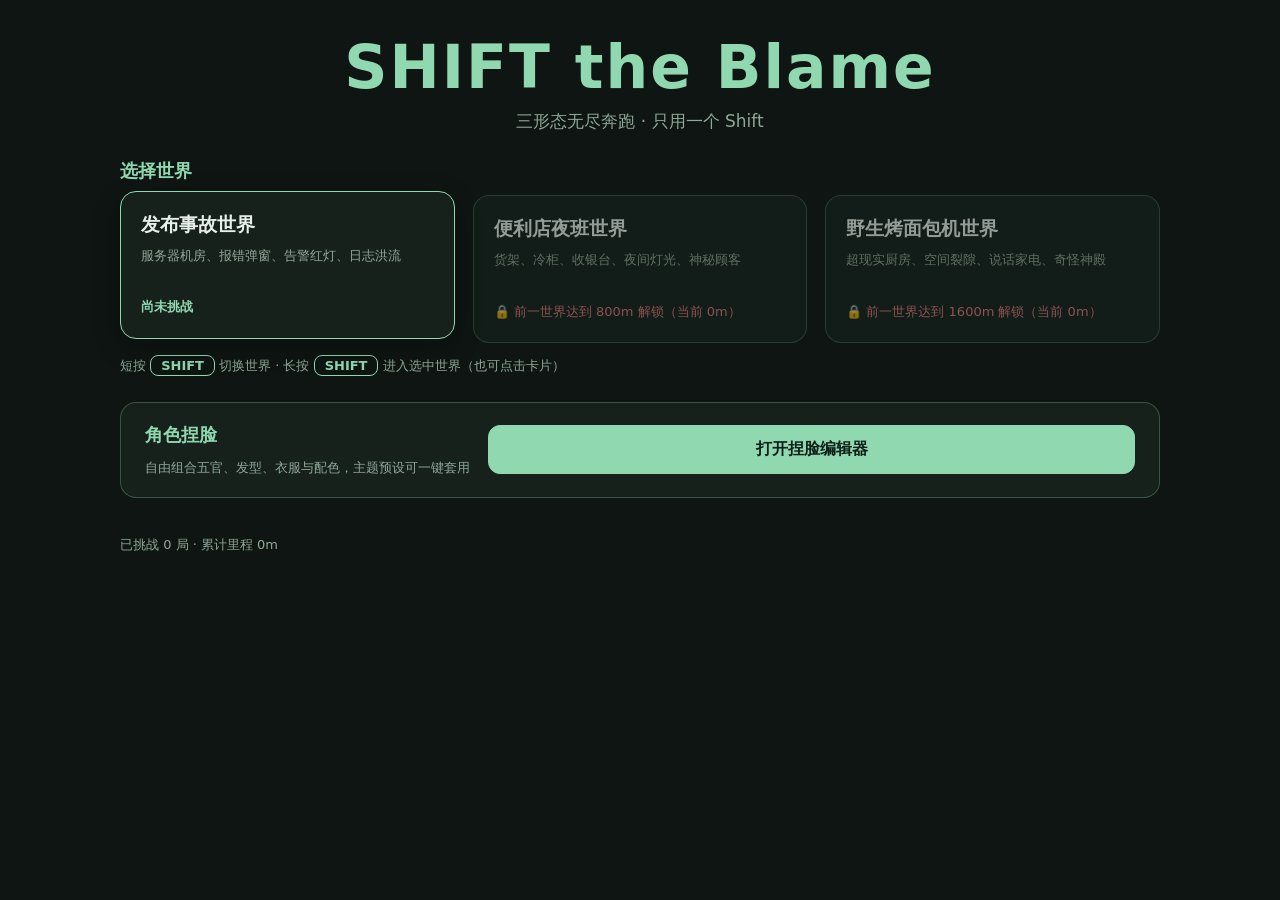
<file: index.html>
<!DOCTYPE html>
<html lang="zh-CN">
<head>
  <meta charset="UTF-8" />
  <meta name="viewport" content="width=device-width, initial-scale=1.0" />
  <title>SHIFT the Blame · 形态奔跑</title>
  <link rel="stylesheet" href="css/style.css" />
</head>
<body>
  <!-- 游戏容器禁止文本选择，避免 Shift 触发系统选择行为 -->
  <div id="app" data-skin="calm_green">
    <div id="screen-menu" class="screen"></div>
    <div id="screen-editor" class="screen hidden"></div>
    <div id="screen-game" class="screen hidden">
      <canvas id="game-canvas"></canvas>
      <div id="hud-layer"></div>
    </div>
  </div>
  <script type="module" src="js/main.js"></script>
</body>
</html>
</file>
<file: css/style.css>
/* ========== v3 低饱和三主题：背景 / 主交互色 / 危险色 三色制 ========== */
#app[data-skin='calm_green'] {
  --bg: #0e1512;
  --panel: rgba(24, 34, 29, 0.94);
  --line: rgba(143, 216, 176, 0.28);
  --accent: #8fd8b0;
  --accent-2: #6fcf97;
  --danger: #d97777;
  --text: #e6efe9;
  --muted: #8fa798;
  --shadow: 0 8px 26px rgba(0, 0, 0, 0.28);
}
#app[data-skin='warm_beige'] {
  --bg: #e6ddcb;
  --panel: #f6f0e2;
  --line: rgba(120, 96, 48, 0.28);
  --accent: #b08a3e;
  --accent-2: #d9b45c;
  --danger: #dd865e;
  --text: #3a3326;
  --muted: #857a64;
  --shadow: 0 8px 26px rgba(96, 76, 40, 0.18);
}
#app[data-skin='dusk_purple'] {
  --bg: #171527;
  --panel: rgba(35, 31, 56, 0.95);
  --line: rgba(111, 184, 217, 0.28);
  --accent: #6fb8d9;
  --accent-2: #8fcbe6;
  --danger: #c86aa8;
  --text: #e7e9f4;
  --muted: #9690b4;
  --shadow: 0 8px 26px rgba(0, 0, 0, 0.32);
}

* { box-sizing: border-box; margin: 0; padding: 0; }
html, body { height: 100%; }
body {
  font-family: 'PingFang SC', 'Hiragino Sans GB', 'Microsoft YaHei', system-ui, sans-serif;
  background: #0a0c0e;
  color: var(--text);
  overflow: hidden;
}
#app {
  position: relative;
  height: 100vh;
  width: 100vw;
  background: var(--bg);
  color: var(--text);
  user-select: none;
  -webkit-user-select: none;
  transition: background 0.4s ease, color 0.4s ease;
}
.screen { position: absolute; inset: 0; }
.hidden { display: none !important; }

.kbd {
  display: inline-block;
  padding: 2px 10px;
  border: 1.5px solid var(--accent);
  border-radius: 8px;
  color: var(--accent);
  font-weight: 800;
}

/* ========== 主菜单 ========== */
#screen-menu {
  overflow: auto;
  padding: 32px 28px 48px;
  background: var(--bg);
}
.menu-head { text-align: center; margin-bottom: 26px; }
.game-title {
  font-size: clamp(34px, 5.5vw, 60px);
  font-weight: 900;
  letter-spacing: 2px;
  color: var(--accent);
}
.game-sub { color: var(--muted); margin-top: 8px; font-size: 17px; }
.menu-scroll { max-width: 1040px; margin: 0 auto; display: flex; flex-direction: column; gap: 26px; }
.menu-block h2 { font-size: 18px; color: var(--accent); margin-bottom: 12px; }
.theme-cards { display: grid; grid-template-columns: repeat(3, 1fr); gap: 18px; }
.theme-card {
  background: var(--panel);
  border: 1.5px solid var(--line);
  border-radius: 16px;
  padding: 20px;
  cursor: pointer;
  transition: transform 0.18s ease, box-shadow 0.18s ease, border-color 0.18s ease;
}
.theme-card h3 { font-size: 19px; margin-bottom: 8px; }
.theme-scene { color: var(--muted); font-size: 13px; line-height: 1.6; min-height: 42px; }
.theme-best { margin-top: 10px; font-size: 13px; color: var(--accent); font-weight: 700; }
.theme-lock { margin-top: 10px; font-size: 13px; color: var(--danger); line-height: 1.5; }
.theme-card.selected { border-color: var(--accent); box-shadow: var(--shadow); transform: translateY(-4px); }
.theme-card.locked { opacity: 0.62; cursor: not-allowed; }
.menu-hint { color: var(--muted); font-size: 13px; margin-top: 12px; }

.editor-entry {
  display: flex;
  align-items: center;
  justify-content: space-between;
  gap: 18px;
  background: var(--panel);
  border: 1.5px solid var(--line);
  border-radius: 16px;
  padding: 20px 24px;
}
.editor-entry h2 { margin-bottom: 4px; }
.btn-wide { min-width: 200px; }

/* ========== 捏脸编辑器 ========== */
#screen-editor { overflow: auto; background: var(--bg); padding: 28px; }
.editor-wrap { max-width: 1100px; margin: 0 auto; }
.editor-head { display: flex; align-items: center; justify-content: space-between; margin-bottom: 22px; }
.editor-head h2 { color: var(--accent); font-size: 24px; }
.editor-body { display: grid; grid-template-columns: 300px 1fr; gap: 28px; }
.editor-preview {
  background: var(--panel);
  border: 1.5px solid var(--line);
  border-radius: 18px;
  padding: 20px;
  display: flex;
  flex-direction: column;
  align-items: center;
  gap: 16px;
  height: fit-content;
}
#avatar-canvas { width: 260px; height: 260px; }
.preset-row { display: flex; flex-wrap: wrap; gap: 8px; justify-content: center; }
.editor-controls { display: flex; flex-direction: column; gap: 18px; }
.edit-group {
  background: var(--panel);
  border: 1.5px solid var(--line);
  border-radius: 14px;
  padding: 16px 18px;
}
.edit-group h3 { font-size: 15px; color: var(--accent); margin-bottom: 10px; }
.chip-row { display: flex; flex-wrap: wrap; gap: 10px; }
.chip {
  padding: 8px 15px;
  border-radius: 999px;
  border: 1.5px solid var(--line);
  background: var(--panel);
  color: var(--text);
  font-size: 14px;
  font-weight: 700;
  cursor: pointer;
}
.chip.active { border-color: var(--accent); color: var(--accent); }
.chip.locked, .chip[data-locked='1'] { opacity: 0.55; cursor: not-allowed; }
.swatch-row { display: flex; flex-wrap: wrap; gap: 12px; }
.swatch {
  width: 34px;
  height: 34px;
  border-radius: 50%;
  border: 2px solid var(--line);
  background: var(--sw);
  cursor: pointer;
}
.swatch.active { border-color: var(--text); box-shadow: 0 0 0 3px var(--line); }
.btn-small { padding: 8px 16px; font-size: 14px; }

/* ========== 游戏画布与四区 HUD ========== */
#screen-game { background: #000; }
#game-canvas { position: absolute; inset: 0; width: 100%; height: 100%; display: block; }
#hud-layer { position: absolute; inset: 0; pointer-events: none; }
#hud-layer button, #hud-layer .shift-btn { pointer-events: auto; }

.hud {
  position: absolute;
  top: 0; left: 0; right: 0;
  display: flex;
  align-items: flex-start;
  justify-content: space-between;
  padding: 14px 22px;
  background: linear-gradient(rgba(0, 0, 0, 0.4), transparent);
  font-size: 15px;
}
.hud-left { display: flex; flex-direction: column; gap: 6px; }
.hud-line { display: flex; align-items: center; gap: 16px; flex-wrap: wrap; }
.hud-sub { display: flex; align-items: center; gap: 12px; flex-wrap: wrap; }
.hud-stage {
  padding: 3px 12px;
  border-radius: 999px;
  background: var(--accent);
  color: #102018;
  font-weight: 900;
  font-size: 13px;
}
.hud-hearts { font-size: 16px; letter-spacing: 1px; }
.hud-effects { display: flex; gap: 6px; flex-wrap: wrap; }
.effect-chip {
  font-size: 12px;
  font-weight: 700;
  padding: 2px 9px;
  border-radius: 999px;
  border: 1px solid var(--line);
  color: var(--accent);
  background: rgba(0, 0, 0, 0.28);
}
.hud-right { display: flex; align-items: center; gap: 12px; }
.hud-forms { display: flex; gap: 8px; }
.form-chip {
  display: inline-flex;
  align-items: center;
  gap: 5px;
  padding: 5px 12px;
  border-radius: 999px;
  border: 1.5px solid var(--form-color);
  color: var(--form-color);
  font-weight: 800;
  font-size: 13px;
  opacity: 0.42;
}
.form-glyph { font-style: normal; font-size: 15px; }
.form-chip.active { opacity: 1; }
.hud-item b { color: var(--accent); font-size: 16px; margin-left: 4px; }
.icon-btn {
  background: rgba(0, 0, 0, 0.32);
  border: 1px solid var(--line);
  border-radius: 8px;
  font-size: 15px;
  padding: 5px 10px;
  cursor: pointer;
}

.bottom-hint {
  position: absolute;
  bottom: 26px;
  left: 34px;
  color: var(--muted);
  font-size: 13px;
}
.bottom-hint b { color: var(--text); font-weight: 700; }

/* 阶段牌 */
.stage-banner {
  position: absolute;
  top: 22%;
  left: 50%;
  transform: translateX(-50%);
  background: var(--panel);
  border: 1.5px solid var(--accent);
  border-radius: 16px;
  padding: 16px 30px;
  text-align: center;
  box-shadow: var(--shadow);
  animation: banner-in 0.3s ease;
}
.stage-banner b { display: block; font-size: 26px; color: var(--accent); margin-bottom: 6px; }
.stage-banner span { color: var(--muted); font-size: 14px; }
@keyframes banner-in {
  from { opacity: 0; transform: translateX(-50%) translateY(-10px); }
  to { opacity: 1; transform: translateX(-50%) translateY(0); }
}

/* 触屏 SHIFT 大键 */
.shift-btn {
  position: absolute;
  right: 34px;
  bottom: 30px;
  width: 128px;
  height: 68px;
  border-radius: 14px;
  border: none;
  font-size: 23px;
  font-weight: 900;
  letter-spacing: 2px;
  color: var(--accent);
  background: linear-gradient(#3a3f45, #262a2e);
  box-shadow: 0 6px 0 #16191c;
  cursor: pointer;
  touch-action: none;
}
.shift-btn:active { transform: translateY(4px); box-shadow: 0 2px 0 #16191c; }

/* Toast */
.toast {
  position: absolute;
  top: 70px;
  left: 50%;
  transform: translateX(-50%) translateY(-12px);
  padding: 9px 22px;
  border-radius: 999px;
  background: rgba(0, 0, 0, 0.66);
  border: 1px solid var(--line);
  font-weight: 700;
  opacity: 0;
  transition: opacity 0.25s ease, transform 0.25s ease;
  pointer-events: none;
  white-space: nowrap;
}
.toast.show { opacity: 1; transform: translateX(-50%) translateY(0); }

/* ========== 遮罩层通用 ========== */
.overlay {
  position: absolute;
  inset: 0;
  z-index: 20;
  display: grid;
  place-items: center;
  background: rgba(0, 0, 0, 0.55);
  padding: 24px;
}

/* ========== 10 秒里程奖励弹层 ========== */
#reward-overlay { background: rgba(0, 0, 0, 0.42); }
.decision-head { text-align: center; margin-bottom: 22px; }
.decision-head h2 { font-size: 29px; color: var(--accent); }
.decision-banter { color: var(--muted); margin-top: 8px; }
.decision-cards { display: flex; gap: 18px; max-width: 920px; }
.decision-card {
  width: 240px;
  background: var(--panel);
  border: 1.5px solid var(--line);
  border-radius: 16px;
  padding: 22px 18px;
  text-align: center;
  transition: transform 0.15s ease, border-color 0.15s ease, box-shadow 0.15s ease;
}
.decision-card.selected {
  border-color: var(--accent);
  box-shadow: var(--shadow);
  transform: translateY(-8px) scale(1.04);
}
.decision-type {
  display: inline-block;
  font-size: 12px;
  font-weight: 800;
  padding: 3px 10px;
  border-radius: 999px;
  background: var(--accent);
  color: #102018;
  margin-bottom: 12px;
}
.decision-card h3 { font-size: 20px; margin-bottom: 10px; }
.decision-card p { color: var(--muted); font-size: 14px; line-height: 1.6; }
.decision-foot { display: flex; align-items: center; gap: 20px; margin-top: 26px; }
.decision-ring {
  width: 62px; height: 62px;
  border-radius: 50%;
  display: grid;
  place-items: center;
  background: conic-gradient(var(--accent) var(--dec, 360deg), rgba(255, 255, 255, 0.12) 0);
  position: relative;
}
.decision-ring::before {
  content: '';
  position: absolute;
  inset: 5px;
  border-radius: 50%;
  background: var(--panel);
}
.decision-ring span { position: relative; font-weight: 800; color: var(--accent); }

/* ========== 结算 ========== */
.result-card {
  width: min(640px, 100%);
  max-height: 92vh;
  overflow: auto;
  background: var(--panel);
  border: 1.5px solid var(--line);
  border-radius: 20px;
  padding: 30px 34px;
  text-align: center;
  box-shadow: var(--shadow);
}
.result-card h2 { color: var(--accent); font-size: 22px; margin-bottom: 14px; }
.score-big { font-size: 56px; font-weight: 900; color: var(--accent); }
.score-big small { font-size: 20px; margin-left: 4px; }
.result-grid {
  display: grid;
  grid-template-columns: repeat(3, 1fr);
  gap: 10px;
  margin: 20px 0;
}
.result-grid div {
  background: rgba(128, 128, 128, 0.12);
  border-radius: 10px;
  padding: 10px;
  display: flex;
  flex-direction: column;
  gap: 4px;
}
.result-grid span { color: var(--muted); font-size: 12px; }
.result-grid b { font-size: 17px; }
.unlock-box {
  border: 1.5px dashed var(--accent-2);
  border-radius: 12px;
  padding: 12px;
  color: var(--accent-2);
  font-weight: 800;
  margin-bottom: 18px;
}
.result-actions { display: flex; gap: 14px; }
.btn {
  flex: 1;
  padding: 13px;
  border-radius: 12px;
  border: 1.5px solid var(--accent);
  background: var(--accent);
  color: #102018;
  font-size: 16px;
  font-weight: 800;
  cursor: pointer;
}
.btn-ghost { background: transparent; color: var(--accent); }

/* ========== 暂停 ========== */
.pause-card {
  text-align: center;
  background: var(--panel);
  border: 1.5px solid var(--line);
  border-radius: 18px;
  padding: 34px 46px;
}
.pause-card h2 { font-size: 28px; margin-bottom: 8px; }
.pause-card p { color: var(--muted); margin-bottom: 20px; }
.pause-card .btn { min-width: 180px; }

/* ========== 响应式 ========== */
@media (max-width: 900px) {
  .theme-cards { grid-template-columns: 1fr; }
  .editor-body { grid-template-columns: 1fr; }
  .decision-cards { flex-direction: column; }
  .decision-card { width: 100%; }
  .result-grid { grid-template-columns: repeat(2, 1fr); }
  .hud { gap: 10px; font-size: 13px; }
  .bottom-hint { display: none; }
}
</file>
